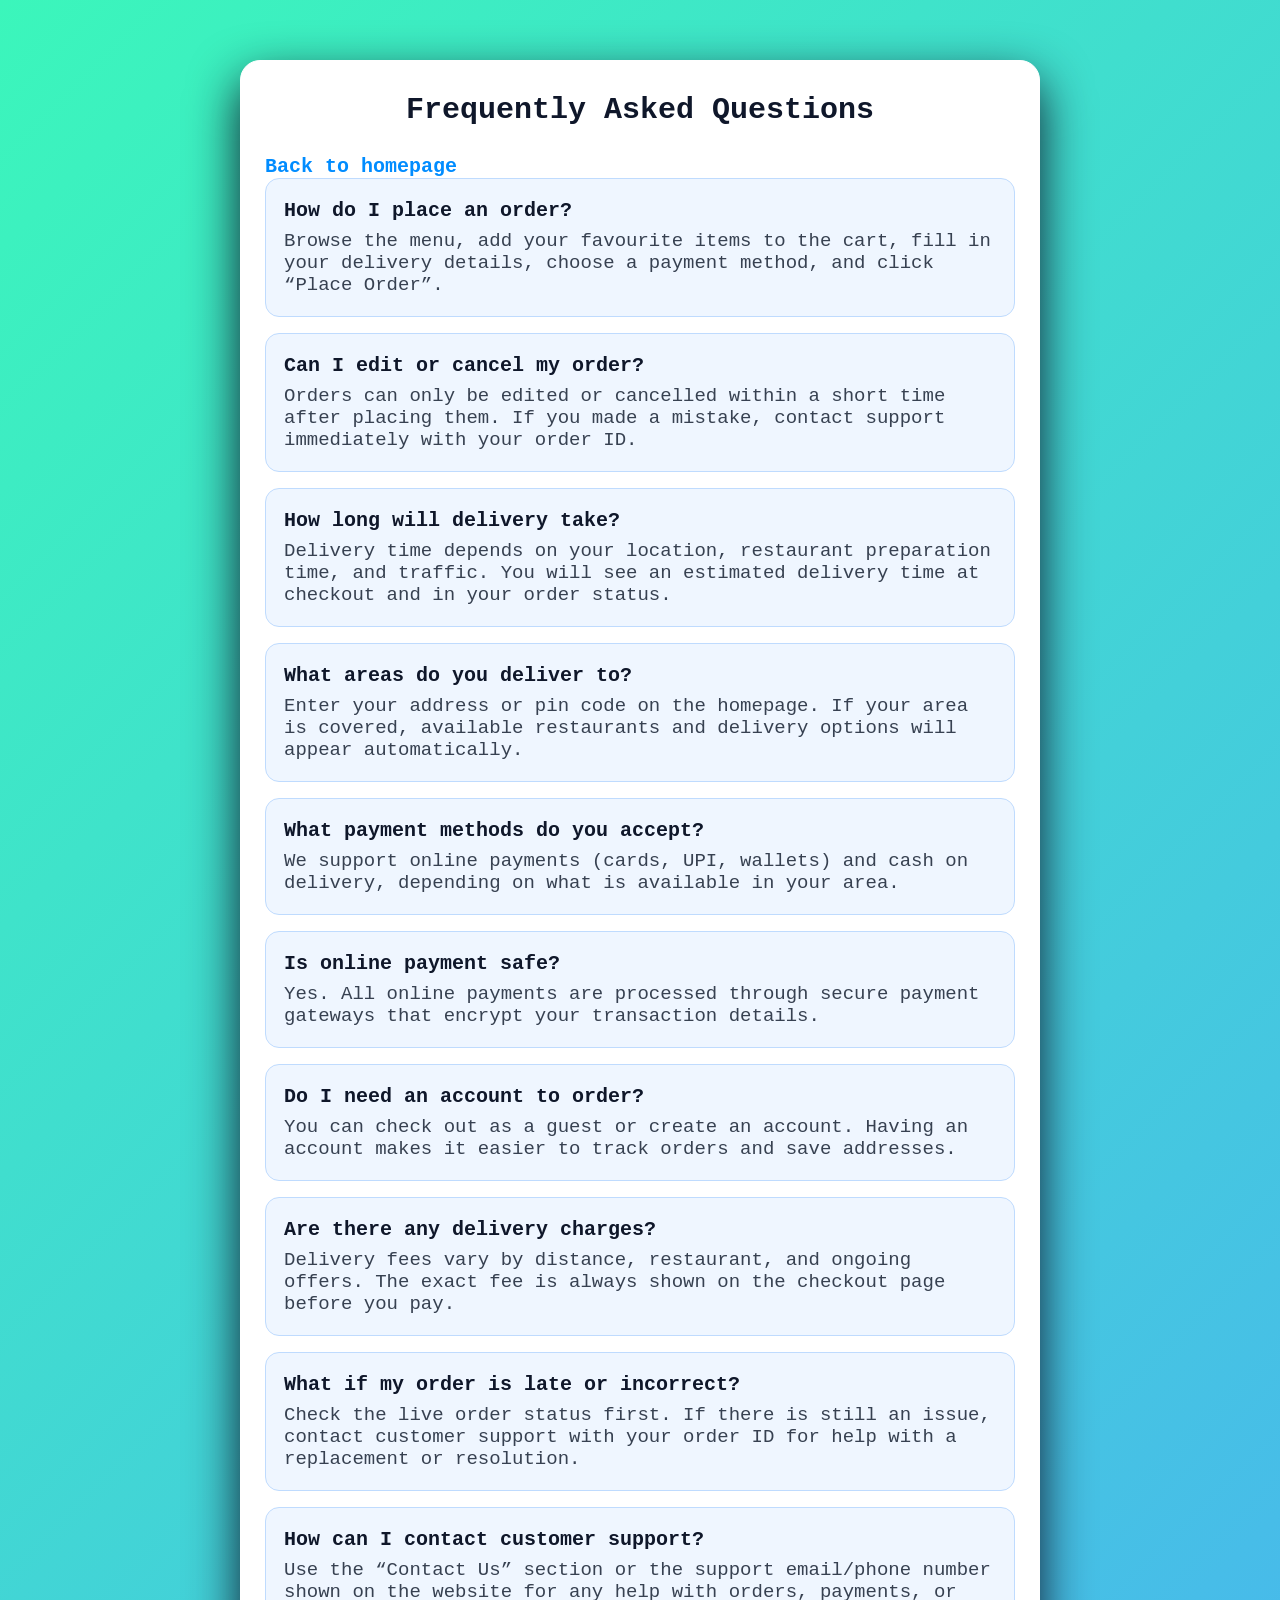
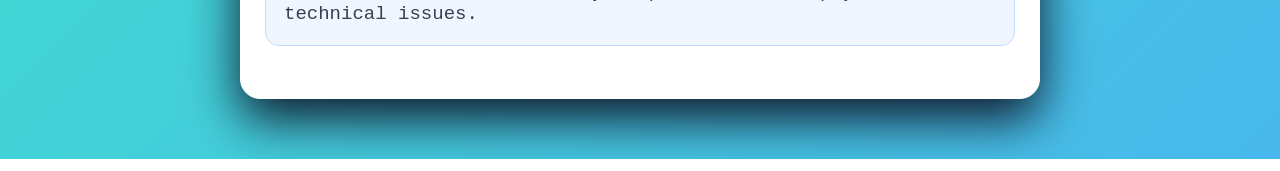
<file: FAQ.html>
<!DOCTYPE html>
<html lang="en">
<head>
    <meta charset="UTF-8">
    <meta name="viewport" content="width=device-width, initial-scale=1.0">
    <title>Eatzy - Food Delivered in a Tap</title>
    <link rel="icon" type="image/png" href="Favicon.png">
    <style>
body {
  margin: 0;
  padding: 0;
  font-family: monospace;
  background: linear-gradient(135deg, rgb(59, 246, 187), rgb(72, 184, 236));
  color: rgb(34, 34, 34);
}

.main-content {
  width: 800px;
  margin: 60px auto;
  padding: 32px 24px 36px;
  background: rgb(255, 255, 255);
  border-radius: 20px;
  box-shadow: 0 20px 50px rgb(15, 23, 42);
  box-sizing: border-box;
  border: 1px solid rgb(255, 255, 255);
}

#Heading {
  margin-top: 0;
  margin-bottom: 28px;
  font-size: 30px;
  font-weight: 800;
  text-align: center;
  color: rgb(15, 23, 42);
}

.faq-q {
  padding: 20px 18px;
  border-radius: 14px;
  background: rgb(239, 246, 255);
  border: 1px solid rgb(191, 219, 254);
  margin-bottom: 16px;
  transition:
    transform 0.15s ease-in-out,
    box-shadow 0.15s ease-in-out,
    border-color 0.15s ease-in-out,
    background-color 0.15s ease-in-out;
}

.faq-q:hover {
  transform: translateY(-3px);
  box-shadow: 0 14px 32px rgba(15, 23, 42);
  border-color: rgb(59, 130, 246);
  background: rgb(255, 255, 255);
}

.ques {
  margin: 0 0 8px;
  font-size: 20px;
  font-weight: 700;
  color: rgb(15, 23, 42);
}

.ans {
  margin: 0;
  font-size: 19px;
  color: rgb(55, 65, 81);
}

a {
  color: rgb(0, 140, 255);
  font-size: 20px;
  text-decoration: none;
  font-weight: bold;
}
a:hover {
  text-decoration: underline;
  cursor: pointer;
  transform: translateY(-3px);
}

    </style>
</head>
<body>
    <div class="main-content">
  <h2 id="Heading">Frequently Asked Questions</h2>
   <a href="index.html">Back to homepage</a>
  <div class="faq-q">
    <h4 class="ques">How do I place an order?</h4>
    <p class="ans">Browse the menu, add your favourite items to the cart, fill in your delivery details, choose a payment method, and click “Place Order”.</p>
    </div>

  <div class="faq-q">
    <h4 class="ques">Can I edit or cancel my order?</h4>
    <p class="ans">Orders can only be edited or cancelled within a short time after placing them. If you made a mistake, contact support immediately with your order ID.</p>
  </div>

  <div class="faq-q">
    <h4 class="ques">How long will delivery take?</h4>
    <p class="ans">Delivery time depends on your location, restaurant preparation time, and traffic. You will see an estimated delivery time at checkout and in your order status.</p>
    </div>

  <div class="faq-q">
    <h4 class="ques">What areas do you deliver to?</h4>
    <p class="ans">Enter your address or pin code on the homepage. If your area is covered, available restaurants and delivery options will appear automatically.</p>
  </div>

  <div class="faq-q">
    <h4 class="ques">What payment methods do you accept?</h4>
    <p class="ans">We support online payments (cards, UPI, wallets) and cash on delivery, depending on what is available in your area.</p>
  </div>

  <div class="faq-q">
    <h4 class="ques">Is online payment safe?</h4>
    <p class="ans">Yes. All online payments are processed through secure payment gateways that encrypt your transaction details.</p>
  </div>

  <div class="faq-q">
    <h4 class="ques">Do I need an account to order?</h4>
    <p class="ans">You can check out as a guest or create an account. Having an account makes it easier to track orders and save addresses.</p>
    </div>

  <div class="faq-q">
    <h4 class="ques">Are there any delivery charges?</h4>
    <p class="ans">Delivery fees vary by distance, restaurant, and ongoing offers. The exact fee is always shown on the checkout page before you pay.</p>
  </div>

  <div class="faq-q">
    <h4 class="ques">What if my order is late or incorrect?</h4>
    <p class="ans">Check the live order status first. If there is still an issue, contact customer support with your order ID for help with a replacement or resolution.</p>
  </div>

  <div class="faq-q">
    <h4 class="ques">How can I contact customer support?</h4>
    <p class="ans">Use the “Contact Us” section or the support email/phone number shown on the website for any help with orders, payments, or technical issues.</p>
  </div>
    </div>
</body>
</html>
</file>
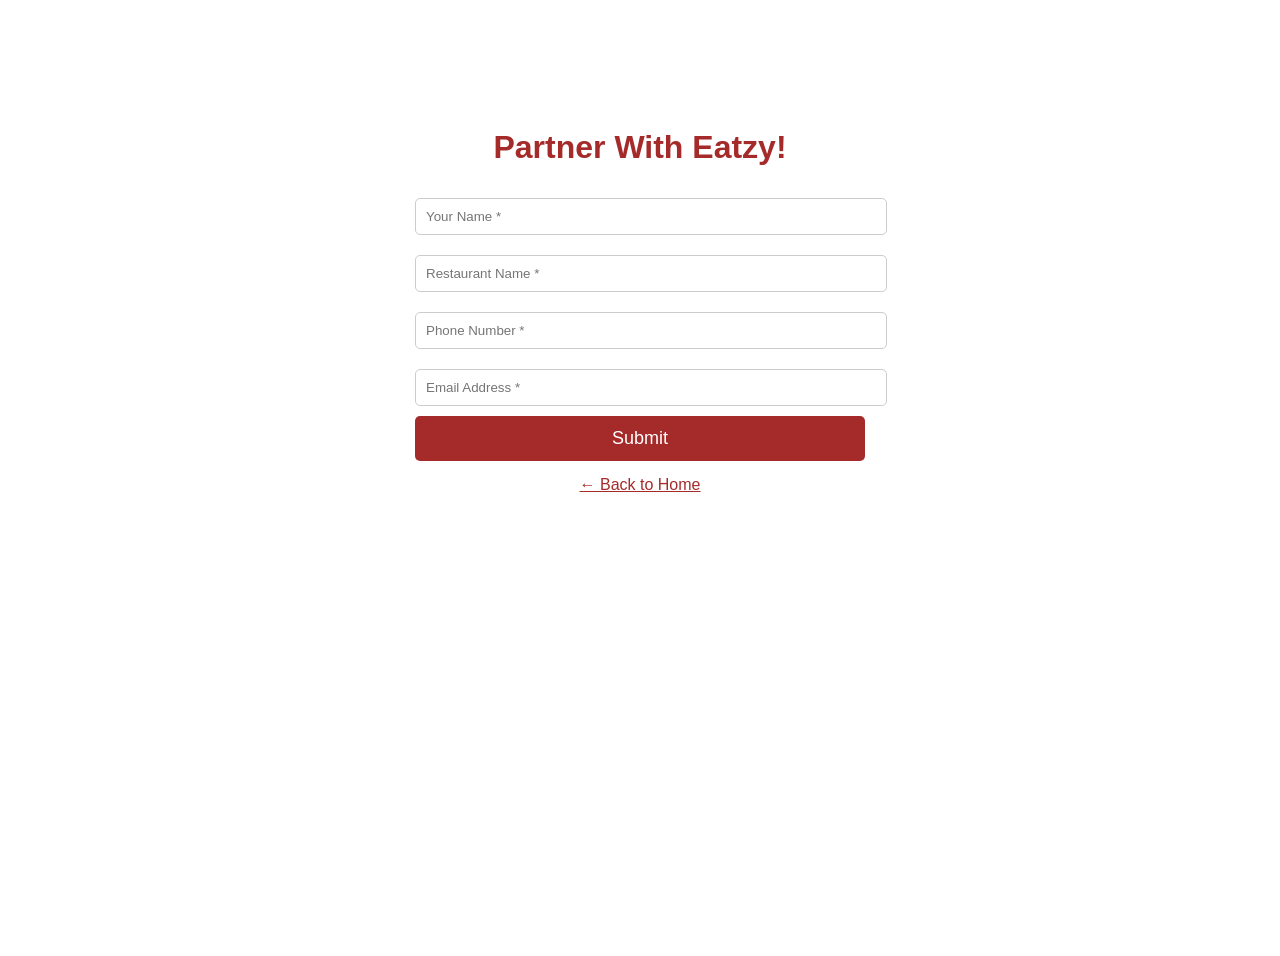
<file: partner.html>
<!DOCTYPE html>
<html lang="en">
<head>
    <meta charset="UTF-8">
    <meta name="viewport" content="width=device-width, initial-scale=1.0">
    <title>Partner With Eatzy</title>
    <link rel="icon" type="image/png" href="Favicon.png">
    <style>
        body {
            font-family: Arial, sans-serif;
            background-image: url(https://plus.unsplash.com/premium_photo-1661295675442-f151fdf7ba52);
            background-size: cover;
            min-height: 100vh;
            padding: 20px;
        }

        .regis-form {
            background: white;
            padding: 30px;
            border-radius: 15px;
            max-width: 450px;
            margin: 50px auto;
        }

        h1 {
            color: brown;
            text-align: center;
        }

        input {
            width: 100%;
            padding: 10px;
            margin: 10px 0;
            border: 1px solid #ccc;
            border-radius: 5px;
        }

        button {
            width: 100%;
            padding: 12px;
            background: brown;
            color: white;
            border: none;
            border-radius: 5px;
            font-size: 18px;
            cursor: pointer;
        }

        button:hover {
            background: #a0592d;
        }

        a {
            display: block;
            text-align: center;
            margin-top: 15px;
            color: brown;
        }
    </style>
</head>
<body>
    <div class="regis-form">
        <h1>Partner With Eatzy!</h1>
        
        <form id="partnerForm">
            <input type="text" placeholder="Your Name *" required>
            <input type="text" placeholder="Restaurant Name *" required>
            <input type="tel" placeholder="Phone Number *" required>
            <input type="email" placeholder="Email Address *" required>
            <button type="submit">Submit</button>
        </form>

        <a href="index.html">← Back to Home</a>
    </div>

    <script>
        document.getElementById('partnerForm').addEventListener('submit', function(e) {
            e.preventDefault();
            alert('Thank you! We will contact you soon.');
            this.reset();
        });
    </script>
</body>
</html>
</file>
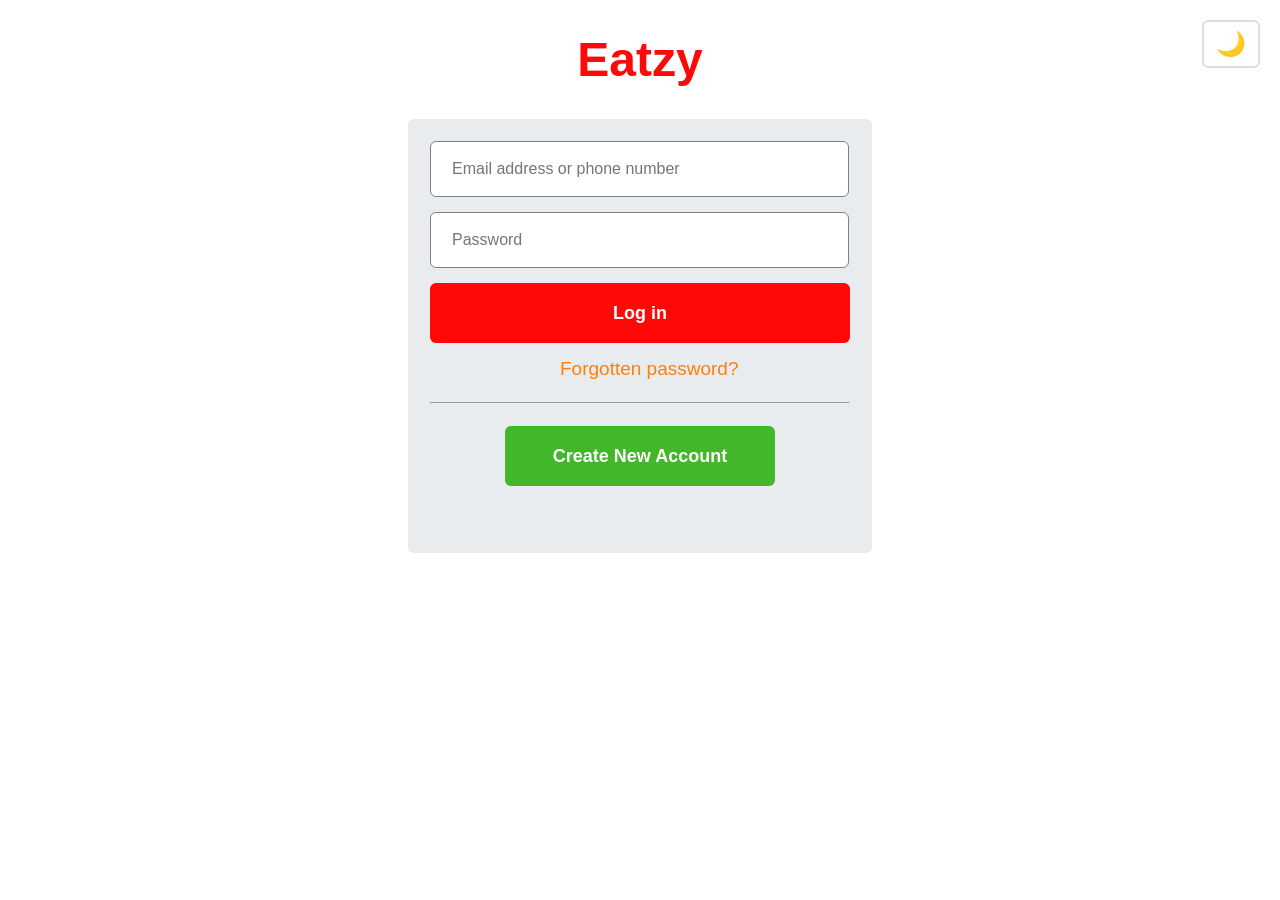
<file: signup.html>
<!DOCTYPE html>
<html lang="en">
<head>
    <title>Eatzy - Food Delivered in a Tap</title>
    <link rel="icon" type="image/png" href="Favicon.png">
    <style>
      #main-heading {
    font-family: Helvetica;
    text-align: center;
    color: #ff0808;
    font-size: 48px;
}


#main-element {
    margin: auto;
    width: 420px;
    height: 390px;
    padding-left: 22px;
    padding-right: 22px;
    padding-top: 22px;
    padding-bottom: 22px;
    background-color: rgb(233,236,239);
}
input {
    width: 375px;
    border: 1px solid gray;
    padding-top: 18px;
    padding-bottom: 18px;
    padding-left: 21px;
    padding-right: 21px;
    font-size: 16px;
}


#submitbtn {
    width: 420px;
    height: 60px;
    background-color: #ff0808;
    border: none;
    color: white;
    margin-bottom: 15px;
    font-weight: bold;
    padding-left: 27px;
    padding-right: 27px;
    font-size: 18px;
}


#submitbtn:hover {
    opacity: 0.8;
}


#link {
    color: #ff7f08;
    text-decoration: none;
    font-size: 19px;
    font-weight: 500;
    padding-left: 130px;

}


#acc {
    width: 270px;
    height: 60px;
    display: block;
    background-color: #42b72a;
    font-weight: bold;
    color: white;
    border: none;
    margin-left: auto;
    margin-right: auto;
    font-size: 18px;
}

#link:hover {
    text-decoration: underline;
}

#acc:hover {
    background-color: #006606;
}


* {
    border-radius: 6px;
    font-family: Helvetica;
}
input {
    margin-bottom: 15px;
}
button:hover {
    cursor: pointer;
}
#hori {
    margin-top: 22px;
    margin-bottom: 22px;
    color: rgb(217,215,215);
}
#dark-toggle {
            position: fixed;
            top: 20px;
            right: 20px;
            background: white;
            border: 2px solid #ddd;
            padding: 8px 12px;
            font-size: 24px;
            cursor: pointer;
        }

        body.dark {
            background: #18191a;
        }

        body.dark #main-element {
            background: #242526;
        }

        body.dark input {
            background: #3a3b3c;
            color: white;
            border-color: #3a3b3c;
        }

        body.dark #main-heading {
            color: #ff6b6b;
        }
    </style>
</head>
<body>
    <button id="dark-toggle">🌙</button>
    <h1 id="main-heading">Eatzy</h1>
    <form id="main-element">
        <input type="email" placeholder="Email address or phone number">
        <input type="password" placeholder="Password">
        <button id="submitbtn" type="submit">Log in</button>
        <a id="link" href="#">Forgotten password?</a>
        <hr id="hori"> 
        <button id="acc">Create New Account</button>
    </form>
    <script>
        document.getElementById('dark-toggle').addEventListener('click', () => {
            document.body.classList.toggle('dark');
            const btn = document.getElementById('dark-toggle');
            btn.textContent = document.body.classList.contains('dark') ? '☀️' : '🌙';
        });

        document.getElementById('main-element').addEventListener('submit', (e) => {
            e.preventDefault();
            alert('Login successful! Welcome to Eatzy 🍕');
        });
    </script>
</file>
